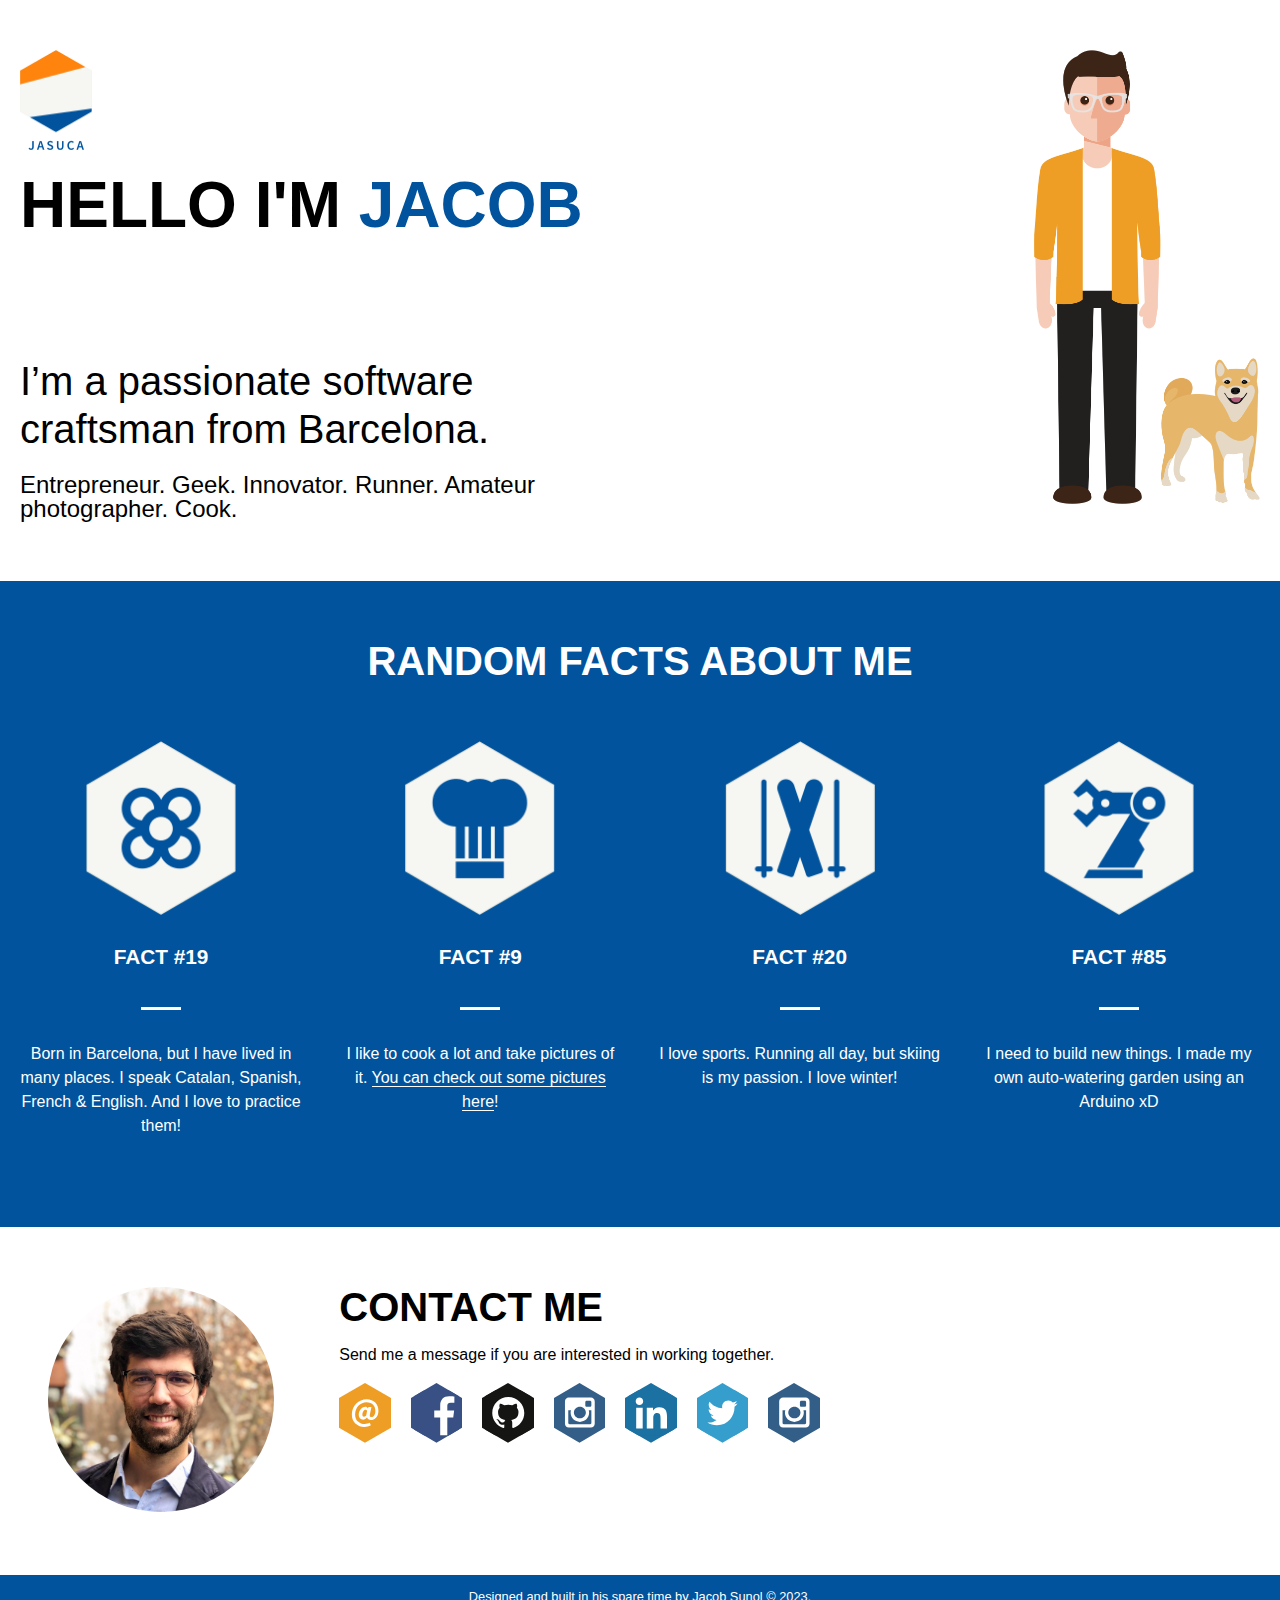
<file: index.html>
<!DOCTYPE html><html lang=en><head><meta charset=utf-8><meta http-equiv=X-UA-Compatible content="IE=edge"><title>JaSuCa's web</title><meta name=description content="Jacob Sunol personal homepage. Chief Digital Officer @ IPSEN. Transforming healthcare."><meta name=keywords content="jacob, suñol, sunol, epfl, hec, paris, lausanne, python, django, php, upc, jacob sunol, jacob suñol, Medtep, uClinics, uPatient, Roche, Ipsen, Diabetes, Oncology, Neuroscience, Rare disease"><meta name=author content="Jacob Suñol"><meta name=theme-color content=#00539C><meta name=viewport content="width=device-width"><link rel=icon type=image/png href=/assets/imgs/icon.png sizes=32x32><link rel=icon type=image/png href=/assets/imgs/icon-16.png sizes=16x16><link href="https://fonts.googleapis.com/css?family=Source+Sans+Pro:400,700" rel=stylesheet type=text/css><link rel=amphtml href=amp.html><style>.loading {
      text-align: center;
      width: 100%;
      display: block;
      top: 50%;
      margin-top: -78px;
      position: absolute;
    }</style><link href=/css/app.e71797e1.css rel=preload as=style><link href=/js/app.fddd9fd5.js rel=preload as=script><link href=/js/chunk-vendors.15da73f8.js rel=preload as=script><link href=/css/app.e71797e1.css rel=stylesheet></head><body><noscript><strong>We're sorry but jasuca.com doesn't work properly without JavaScript enabled. Please enable it to continue.</strong></noscript><!--[if lt IE 10]>
        <p class="browsehappy">You are using an <strong>outdated</strong> browser. Please <a href="http://browsehappy.com/">upgrade your browser</a> to improve your experience.</p>
      <![endif]--><div id=app><div class=loading><img src=/assets/imgs/loading.svg><br>Loading...</div></div><script async src="https://www.googletagmanager.com/gtag/js?id=G-PC5GD9KRHX"></script><script>window.dataLayer = window.dataLayer || [];
    function gtag(){dataLayer.push(arguments);}
    gtag('js', new Date());

    gtag('config', 'G-PC5GD9KRHX');</script><script src=/js/chunk-vendors.15da73f8.js></script><script src=/js/app.fddd9fd5.js></script></body></html>
</file>
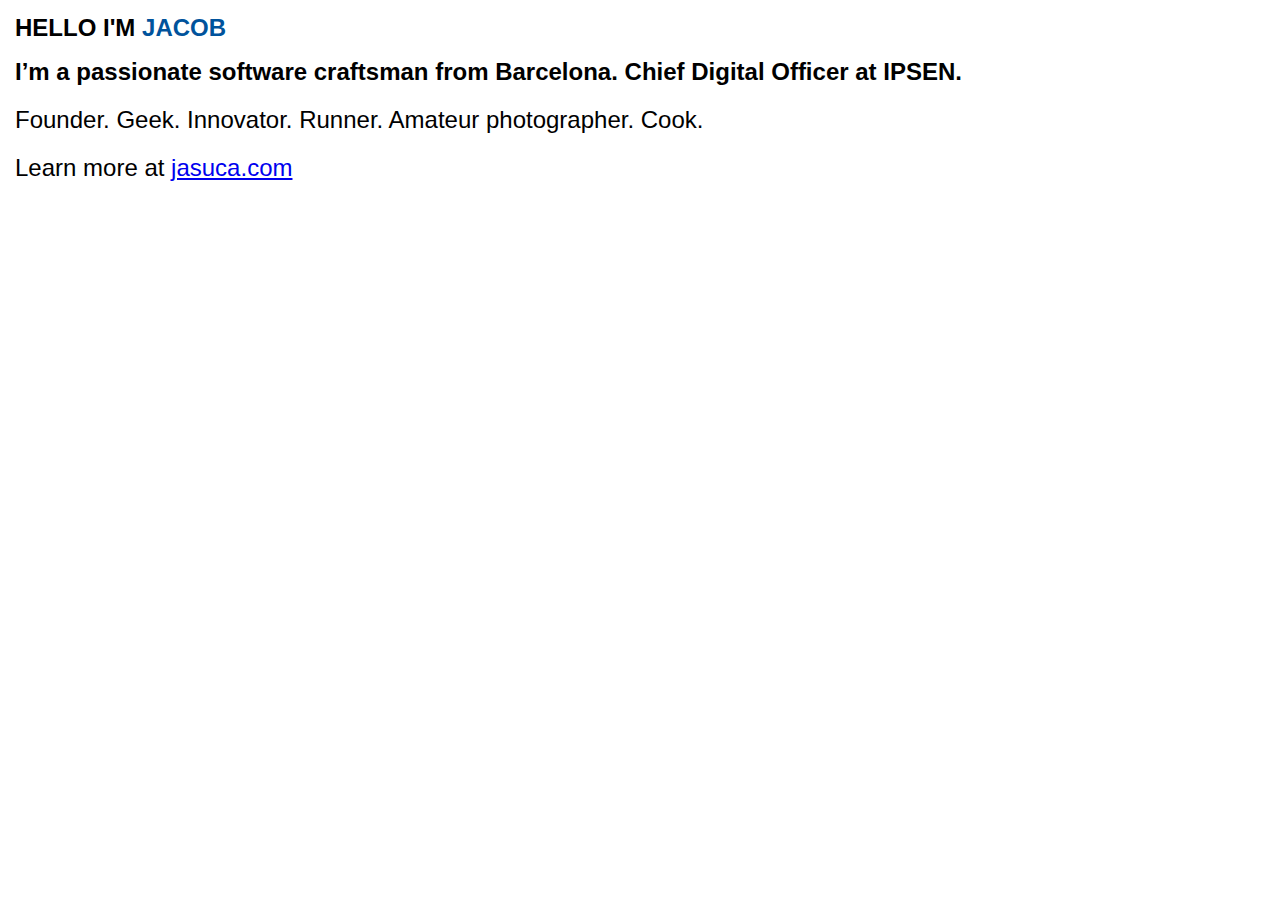
<file: amp.html>
<!doctype html>
<html ⚡>
<head>
  <meta charset="utf-8">
  <title>JaSuCa's web</title>
  <link rel="canonical" href="index.html" />
  <meta name="viewport" content="width=device-width,minimum-scale=1,initial-scale=1">
  <style amp-boilerplate>body{-webkit-animation:-amp-start 8s steps(1,end) 0s 1 normal both;-moz-animation:-amp-start 8s steps(1,end) 0s 1 normal both;-ms-animation:-amp-start 8s steps(1,end) 0s 1 normal both;animation:-amp-start 8s steps(1,end) 0s 1 normal both}@-webkit-keyframes -amp-start{from{visibility:hidden}to{visibility:visible}}@-moz-keyframes -amp-start{from{visibility:hidden}to{visibility:visible}}@-ms-keyframes -amp-start{from{visibility:hidden}to{visibility:visible}}@-o-keyframes -amp-start{from{visibility:hidden}to{visibility:visible}}@keyframes -amp-start{from{visibility:hidden}to{visibility:visible}}</style><noscript><style amp-boilerplate>body{-webkit-animation:none;-moz-animation:none;-ms-animation:none;animation:none}</style></noscript>
  <script async src="https://cdn.ampproject.org/v0.js"></script>

  <link href='https://fonts.googleapis.com/css?family=Source+Sans+Pro:400,700' rel='stylesheet' type='text/css'>

  <script async custom-element="amp-analytics" src="https://cdn.ampproject.org/v0/amp-analytics-0.1.js"></script>

  <style amp-custom>
    h1 em {
      font-style: normal;
      color: #00539c;
    }
    body {
      margin: 0;
      height: 100%;
      font-family: 'Open Sans', sans-serif;
      font-weight: 400;
    }
    h1 {
      text-transform: uppercase;
    }
    h1, h2, h3, p {
      font-size: 1.5rem;
      line-height: 1.5rem;
    }

    section {
      margin: 15px;
    }
  </style>

</head>
<body>

  <amp-img src="/assets/imgs/sunol.jpg" alt="Jacob Sunol" layout="responsive" height="400" width="400"></amp-img>

  <section>
    <h1>
      Hello I'm
      <em>Jacob</em>
    </h1>
    <h2>
      I’m a passionate
      <b>software craftsman</b> from Barcelona.
      <b>Chief Digital Officer</b> at
      <b>IPSEN</b>.

    </h2>
    <p>Founder. Geek. Innovator. Runner. Amateur photographer. Cook.</p>
    <p>Learn more at <a href="index.html">jasuca.com</a></p>
  </section>

  <amp-analytics type="googleanalytics">
    <script type="application/json">
    {
      "vars": {
        "account": "UA-1886723-1"
      },
      "triggers": {
        "default pageview": {
          "on": "visible",
          "request": "pageview",
          "vars": {
            "title": "AMP jasuca.com"
          }
        }
      }
    }
    </script>
  </amp-analytics>
</body>
</html>
</file>
